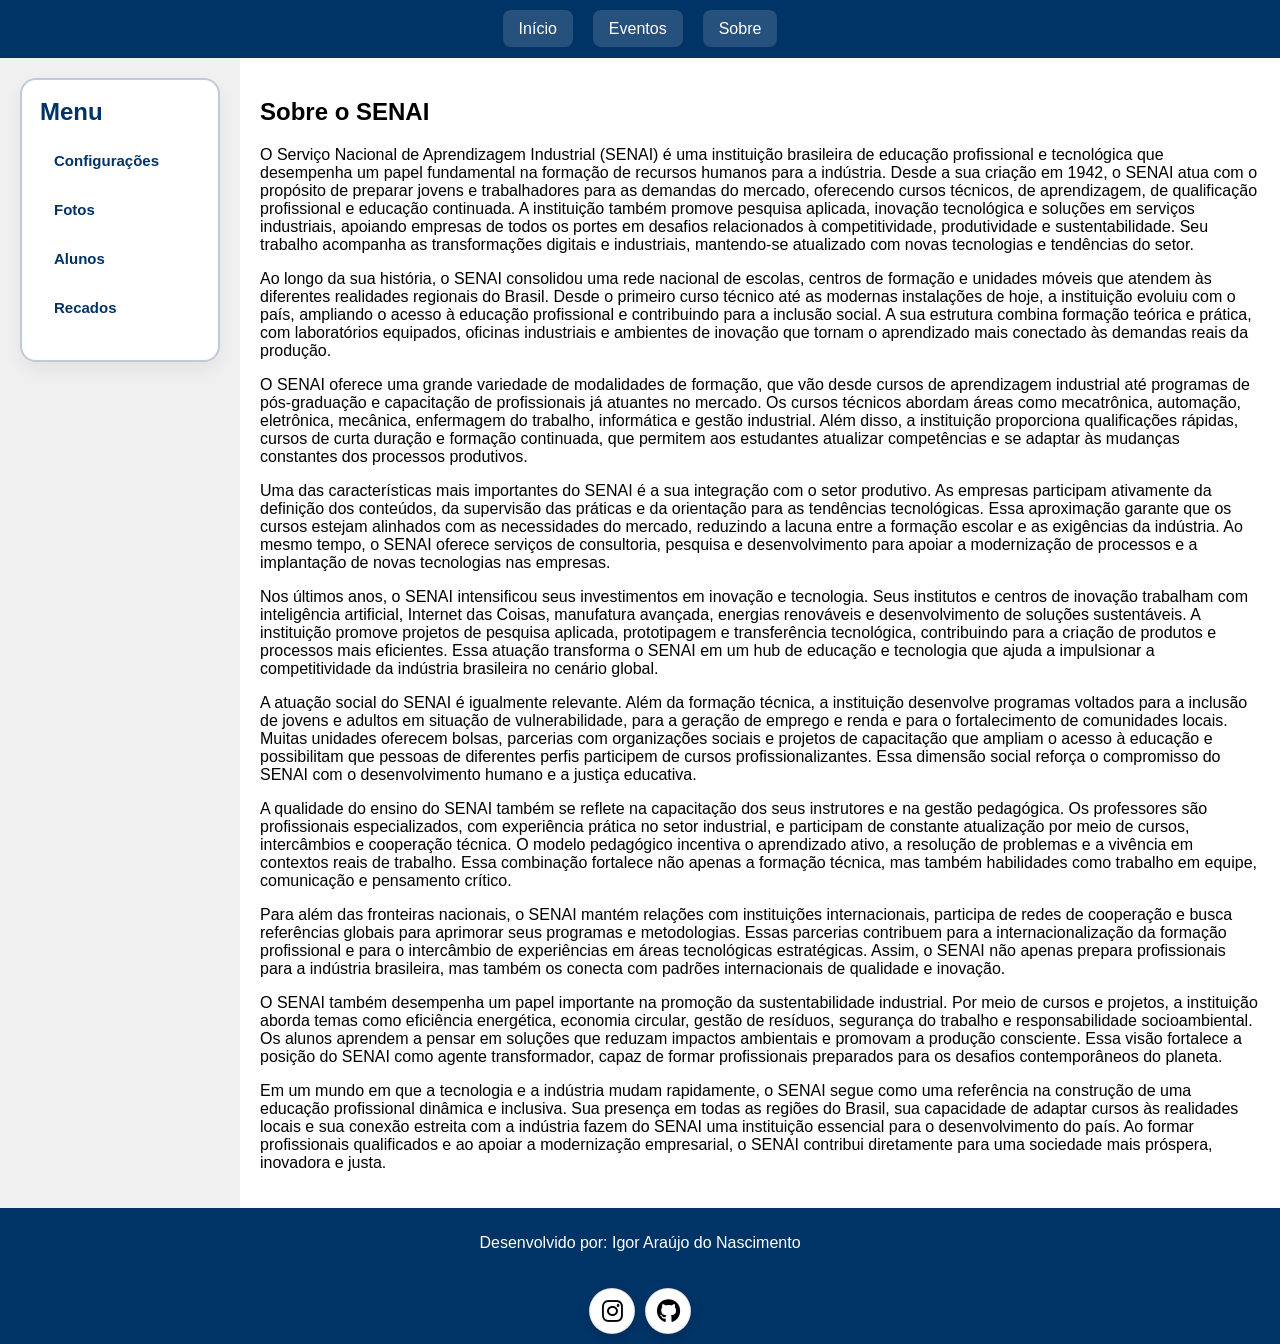
<file: index.html>
<!DOCTYPE html>
<html lang="pt-br">
<head>
    <meta charset="UTF-8">
    <meta name="viewport" content="width=device-width, initial-scale=1.0">
    <title>Página SENAI</title>
    <link rel="stylesheet" href="https://cdnjs.cloudflare.com/ajax/libs/font-awesome/6.0.0-beta3/css/all.min.css">
    <link rel="stylesheet" href="style.css">
</head>
<body>
    <header>
        <nav>
            <div class="header-brand">
                <span class="sistema-text">Sist<span class="ema">ema<span class="fiep-text">FIEP</span></span></span>
            </div>
            <ul>
                <li><a href="inicio.html">Início</a></li>
                <li><a href="eventos.html">Eventos</a></li>
                <li><a href="#sobre">Sobre</a></li>
            </ul>
        </nav>
    </header>
    <div class="container">
        <aside>
            <div class="menu-box">
                <h2>Menu</h2>
                <ul>
                    <li><button type="button" onclick="window.location.href='configuracoes.html'">Configurações</button></li>
                    <li><button type="button" onclick="window.location.href='fotos.html'">Fotos</button></li>
                    <li><button type="button" onclick="window.location.href='alunos.html'">Alunos</button></li>
                    <li><button type="button" onclick="window.location.href='recados.html'">Recados</button></li>
                </ul>
            </div>
        </aside>
        <main>
            <h2>Sobre o SENAI</h2>
            <p>O Serviço Nacional de Aprendizagem Industrial (SENAI) é uma instituição brasileira de educação profissional e tecnológica que desempenha um papel fundamental na formação de recursos humanos para a indústria. Desde a sua criação em 1942, o SENAI atua com o propósito de preparar jovens e trabalhadores para as demandas do mercado, oferecendo cursos técnicos, de aprendizagem, de qualificação profissional e educação continuada. A instituição também promove pesquisa aplicada, inovação tecnológica e soluções em serviços industriais, apoiando empresas de todos os portes em desafios relacionados à competitividade, produtividade e sustentabilidade. Seu trabalho acompanha as transformações digitais e industriais, mantendo-se atualizado com novas tecnologias e tendências do setor.</p>
            <p>Ao longo da sua história, o SENAI consolidou uma rede nacional de escolas, centros de formação e unidades móveis que atendem às diferentes realidades regionais do Brasil. Desde o primeiro curso técnico até as modernas instalações de hoje, a instituição evoluiu com o país, ampliando o acesso à educação profissional e contribuindo para a inclusão social. A sua estrutura combina formação teórica e prática, com laboratórios equipados, oficinas industriais e ambientes de inovação que tornam o aprendizado mais conectado às demandas reais da produção.</p>
            <p>O SENAI oferece uma grande variedade de modalidades de formação, que vão desde cursos de aprendizagem industrial até programas de pós-graduação e capacitação de profissionais já atuantes no mercado. Os cursos técnicos abordam áreas como mecatrônica, automação, eletrônica, mecânica, enfermagem do trabalho, informática e gestão industrial. Além disso, a instituição proporciona qualificações rápidas, cursos de curta duração e formação continuada, que permitem aos estudantes atualizar competências e se adaptar às mudanças constantes dos processos produtivos.</p>
            <p>Uma das características mais importantes do SENAI é a sua integração com o setor produtivo. As empresas participam ativamente da definição dos conteúdos, da supervisão das práticas e da orientação para as tendências tecnológicas. Essa aproximação garante que os cursos estejam alinhados com as necessidades do mercado, reduzindo a lacuna entre a formação escolar e as exigências da indústria. Ao mesmo tempo, o SENAI oferece serviços de consultoria, pesquisa e desenvolvimento para apoiar a modernização de processos e a implantação de novas tecnologias nas empresas.</p>
            <p>Nos últimos anos, o SENAI intensificou seus investimentos em inovação e tecnologia. Seus institutos e centros de inovação trabalham com inteligência artificial, Internet das Coisas, manufatura avançada, energias renováveis e desenvolvimento de soluções sustentáveis. A instituição promove projetos de pesquisa aplicada, prototipagem e transferência tecnológica, contribuindo para a criação de produtos e processos mais eficientes. Essa atuação transforma o SENAI em um hub de educação e tecnologia que ajuda a impulsionar a competitividade da indústria brasileira no cenário global.</p>
            <p>A atuação social do SENAI é igualmente relevante. Além da formação técnica, a instituição desenvolve programas voltados para a inclusão de jovens e adultos em situação de vulnerabilidade, para a geração de emprego e renda e para o fortalecimento de comunidades locais. Muitas unidades oferecem bolsas, parcerias com organizações sociais e projetos de capacitação que ampliam o acesso à educação e possibilitam que pessoas de diferentes perfis participem de cursos profissionalizantes. Essa dimensão social reforça o compromisso do SENAI com o desenvolvimento humano e a justiça educativa.</p>
            <p>A qualidade do ensino do SENAI também se reflete na capacitação dos seus instrutores e na gestão pedagógica. Os professores são profissionais especializados, com experiência prática no setor industrial, e participam de constante atualização por meio de cursos, intercâmbios e cooperação técnica. O modelo pedagógico incentiva o aprendizado ativo, a resolução de problemas e a vivência em contextos reais de trabalho. Essa combinação fortalece não apenas a formação técnica, mas também habilidades como trabalho em equipe, comunicação e pensamento crítico.</p>
            <p>Para além das fronteiras nacionais, o SENAI mantém relações com instituições internacionais, participa de redes de cooperação e busca referências globais para aprimorar seus programas e metodologias. Essas parcerias contribuem para a internacionalização da formação profissional e para o intercâmbio de experiências em áreas tecnológicas estratégicas. Assim, o SENAI não apenas prepara profissionais para a indústria brasileira, mas também os conecta com padrões internacionais de qualidade e inovação.</p>
            <p>O SENAI também desempenha um papel importante na promoção da sustentabilidade industrial. Por meio de cursos e projetos, a instituição aborda temas como eficiência energética, economia circular, gestão de resíduos, segurança do trabalho e responsabilidade socioambiental. Os alunos aprendem a pensar em soluções que reduzam impactos ambientais e promovam a produção consciente. Essa visão fortalece a posição do SENAI como agente transformador, capaz de formar profissionais preparados para os desafios contemporâneos do planeta.</p>
            <p>Em um mundo em que a tecnologia e a indústria mudam rapidamente, o SENAI segue como uma referência na construção de uma educação profissional dinâmica e inclusiva. Sua presença em todas as regiões do Brasil, sua capacidade de adaptar cursos às realidades locais e sua conexão estreita com a indústria fazem do SENAI uma instituição essencial para o desenvolvimento do país. Ao formar profissionais qualificados e ao apoiar a modernização empresarial, o SENAI contribui diretamente para uma sociedade mais próspera, inovadora e justa.</p>
        </main>
    </div>
    <footer>
        <p>Desenvolvido por: Igor Araújo do Nascimento</p>
        <div class="social-links">
            <a href="https://www.instagram.com/" class="fab fa-instagram" target="_blank" rel="noopener"></a>
            <a href="https://github.com/" class="fab fa-github" target="_blank" rel="noopener"></a>
        </div>
    </footer>
</body>
</html>
</file>
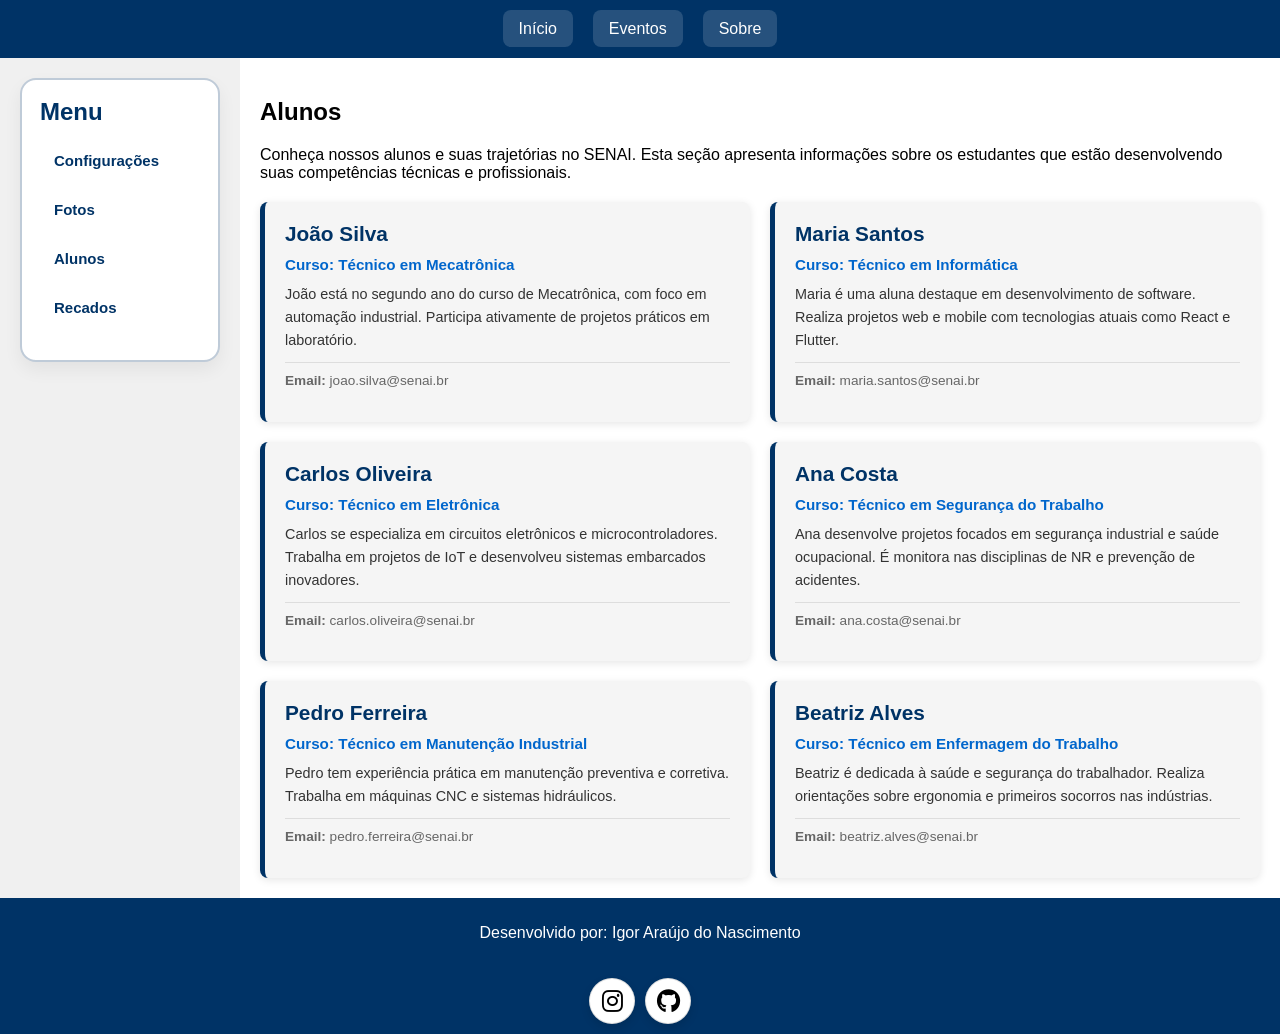
<file: alunos.html>
<!DOCTYPE html>
<html lang="pt-br">
<head>
    <meta charset="UTF-8">
    <meta name="viewport" content="width=device-width, initial-scale=1.0">
    <title>Alunos - SENAI</title>
    <link rel="stylesheet" href="https://cdnjs.cloudflare.com/ajax/libs/font-awesome/6.0.0-beta3/css/all.min.css">
    <link rel="stylesheet" href="style.css">
</head>
<body>
    <header>
        <nav>
            <div class="header-brand">
                <span class="sistema-text">Sistema</span>
                <span class="fiep-text">Fiep</span>
            </div>
            <ul>
                <li><a href="inicio.html">Início</a></li>
                <li><a href="eventos.html">Eventos</a></li>
                <li><a href="index.html#sobre">Sobre</a></li>
            </ul>
        </nav>
    </header>
    <div class="container">
        <aside>
            <div class="menu-box">
                <h2>Menu</h2>
                <ul>
                    <li><button type="button" onclick="window.location.href='configuracoes.html'">Configurações</button></li>
                    <li><button type="button" onclick="window.location.href='fotos.html'">Fotos</button></li>
                    <li><button type="button" onclick="window.location.href='alunos.html'">Alunos</button></li>
                    <li><button type="button" onclick="window.location.href='recados.html'">Recados</button></li>
                </ul>
            </div>
        </aside>
        <main>
            <h2>Alunos</h2>
            <p>Conheça nossos alunos e suas trajetórias no SENAI. Esta seção apresenta informações sobre os estudantes que estão desenvolvendo suas competências técnicas e profissionais.</p>
            
            <section class="alunos-container">
                <div class="aluno-card">
                    <div class="aluno-info">
                        <h3>João Silva</h3>
                        <p class="curso">Curso: Técnico em Mecatrônica</p>
                        <p class="descricao">João está no segundo ano do curso de Mecatrônica, com foco em automação industrial. Participa ativamente de projetos práticos em laboratório.</p>
                        <p class="contato"><strong>Email:</strong> joao.silva@senai.br</p>
                    </div>
                </div>

                <div class="aluno-card">
                    <div class="aluno-info">
                        <h3>Maria Santos</h3>
                        <p class="curso">Curso: Técnico em Informática</p>
                        <p class="descricao">Maria é uma aluna destaque em desenvolvimento de software. Realiza projetos web e mobile com tecnologias atuais como React e Flutter.</p>
                        <p class="contato"><strong>Email:</strong> maria.santos@senai.br</p>
                    </div>
                </div>

                <div class="aluno-card">
                    <div class="aluno-info">
                        <h3>Carlos Oliveira</h3>
                        <p class="curso">Curso: Técnico em Eletrônica</p>
                        <p class="descricao">Carlos se especializa em circuitos eletrônicos e microcontroladores. Trabalha em projetos de IoT e desenvolveu sistemas embarcados inovadores.</p>
                        <p class="contato"><strong>Email:</strong> carlos.oliveira@senai.br</p>
                    </div>
                </div>

                <div class="aluno-card">
                    <div class="aluno-info">
                        <h3>Ana Costa</h3>
                        <p class="curso">Curso: Técnico em Segurança do Trabalho</p>
                        <p class="descricao">Ana desenvolve projetos focados em segurança industrial e saúde ocupacional. É monitora nas disciplinas de NR e prevenção de acidentes.</p>
                        <p class="contato"><strong>Email:</strong> ana.costa@senai.br</p>
                    </div>
                </div>

                <div class="aluno-card">
                    <div class="aluno-info">
                        <h3>Pedro Ferreira</h3>
                        <p class="curso">Curso: Técnico em Manutenção Industrial</p>
                        <p class="descricao">Pedro tem experiência prática em manutenção preventiva e corretiva. Trabalha em máquinas CNC e sistemas hidráulicos.</p>
                        <p class="contato"><strong>Email:</strong> pedro.ferreira@senai.br</p>
                    </div>
                </div>

                <div class="aluno-card">
                    <div class="aluno-info">
                        <h3>Beatriz Alves</h3>
                        <p class="curso">Curso: Técnico em Enfermagem do Trabalho</p>
                        <p class="descricao">Beatriz é dedicada à saúde e segurança do trabalhador. Realiza orientações sobre ergonomia e primeiros socorros nas indústrias.</p>
                        <p class="contato"><strong>Email:</strong> beatriz.alves@senai.br</p>
                    </div>
                </div>
            </section>
        </main>
    </div>

    <style>
        .alunos-container {
            display: grid;
            grid-template-columns: repeat(auto-fill, minmax(350px, 1fr));
            gap: 20px;
            margin-top: 20px;
        }

        .aluno-card {
            background-color: #f5f5f5;
            border-left: 5px solid #003366;
            border-radius: 8px;
            overflow: hidden;
            box-shadow: 0 2px 8px rgba(0, 0, 0, 0.1);
            transition: transform 0.3s, box-shadow 0.3s;
        }

        .aluno-card:hover {
            transform: translateY(-5px);
            box-shadow: 0 4px 12px rgba(0, 0, 0, 0.15);
        }

        .aluno-info {
            padding: 20px;
        }

        .aluno-card h3 {
            color: #003366;
            margin: 0 0 10px 0;
            font-size: 1.3em;
        }

        .aluno-card .curso {
            color: #0066cc;
            font-weight: bold;
            margin: 5px 0;
            font-size: 0.95em;
        }

        .aluno-card .descricao {
            color: #333;
            line-height: 1.6;
            margin: 10px 0;
            font-size: 0.9em;
        }

        .aluno-card .contato {
            color: #666;
            font-size: 0.85em;
            margin-top: 10px;
            padding-top: 10px;
            border-top: 1px solid #ddd;
        }

        @media (max-width: 768px) {
            .alunos-container {
                grid-template-columns: 1fr;
            }
        }
    </style>
    <footer>
        <p>Desenvolvido por: Igor Araújo do Nascimento</p>
        <div class="social-links">
            <a href="https://www.instagram.com/" class="fab fa-instagram" target="_blank" rel="noopener"></a>
            <a href="https://github.com/" class="fab fa-github" target="_blank" rel="noopener"></a>
        </div>
    </footer>
</body>
</html>
</file>
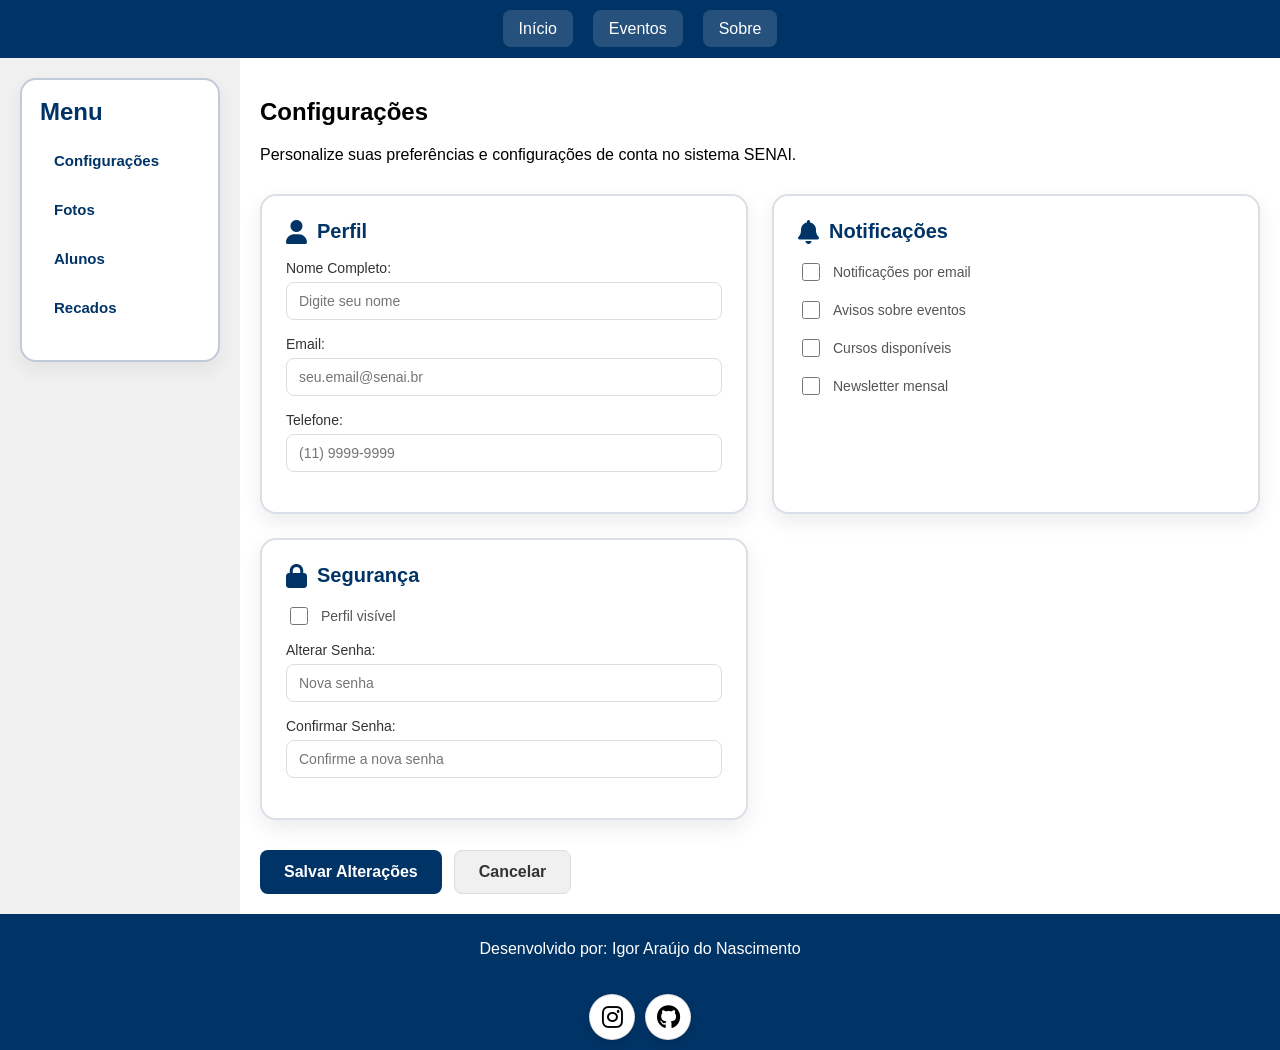
<file: configuracoes.html>
<!DOCTYPE html>
<html lang="pt-br">
<head>
    <meta charset="UTF-8">
    <meta name="viewport" content="width=device-width, initial-scale=1.0">
    <title>Configurações - SENAI</title>
    <link rel="stylesheet" href="https://cdnjs.cloudflare.com/ajax/libs/font-awesome/6.0.0-beta3/css/all.min.css">
    <link rel="stylesheet" href="style.css">
</head>
<body>
    <header>
        <nav>
            <div class="header-brand">
                <span class="sistema-text">Sistema</span>
                <span class="fiep-text">Fiep</span>
            </div>
            <ul>
                <li><a href="inicio.html">Início</a></li>
                <li><a href="eventos.html">Eventos</a></li>
                <li><a href="index.html#sobre">Sobre</a></li>
            </ul>
        </nav>
    </header>
    <div class="container">
        <aside>
            <div class="menu-box">
                <h2>Menu</h2>
                <ul>
                    <li><button type="button" onclick="window.location.href='configuracoes.html'">Configurações</button></li>
                    <li><button type="button" onclick="window.location.href='fotos.html'">Fotos</button></li>
                    <li><button type="button" onclick="window.location.href='alunos.html'">Alunos</button></li>
                    <li><button type="button" onclick="window.location.href='recados.html'">Recados</button></li>
                </ul>
            </div>
        </aside>
        <main>
            <h2>Configurações</h2>
            <p>Personalize suas preferências e configurações de conta no sistema SENAI.</p>
            
            <div class="settings-grid">
                <section class="settings-card">
                    <h3><i class="fas fa-user"></i> Perfil</h3>
                    <div class="settings-item">
                        <label for="nome">Nome Completo:</label>
                        <input type="text" id="nome" placeholder="Digite seu nome" value="">
                    </div>
                    <div class="settings-item">
                        <label for="email">Email:</label>
                        <input type="email" id="email" placeholder="seu.email@senai.br" value="">
                    </div>
                    <div class="settings-item">
                        <label for="telefone">Telefone:</label>
                        <input type="tel" id="telefone" placeholder="(11) 9999-9999" value="">
                    </div>
                </section>

                <section class="settings-card">
                    <h3><i class="fas fa-bell"></i> Notificações</h3>
                    <div class="settings-checkbox">
                        <input type="checkbox" id="notif-email">
                        <label for="notif-email">Notificações por email</label>
                    </div>
                    <div class="settings-checkbox">
                        <input type="checkbox" id="notif-eventos">
                        <label for="notif-eventos">Avisos sobre eventos</label>
                    </div>
                    <div class="settings-checkbox">
                        <input type="checkbox" id="notif-cursos">
                        <label for="notif-cursos">Cursos disponíveis</label>
                    </div>
                    <div class="settings-checkbox">
                        <input type="checkbox" id="notif-newsletter">
                        <label for="notif-newsletter">Newsletter mensal</label>
                    </div>
                </section>

                <section class="settings-card">
                    <h3><i class="fas fa-lock"></i> Segurança</h3>
                    <div class="settings-checkbox">
                        <input type="checkbox" id="privac-perfil">
                        <label for="privac-perfil">Perfil visível</label>
                    </div>
                    <div class="settings-item">
                        <label for="senha">Alterar Senha:</label>
                        <input type="password" id="senha" placeholder="Nova senha">
                    </div>
                    <div class="settings-item">
                        <label for="confirmSenha">Confirmar Senha:</label>
                        <input type="password" id="confirmSenha" placeholder="Confirme a nova senha">
                    </div>
                </section>
            </div>

            <div class="settings-actions">
                <button class="btn-save">Salvar Alterações</button>
                <button class="btn-cancel">Cancelar</button>
            </div>
        </main>
    </div>
    <footer>
        <p>Desenvolvido por: Igor Araújo do Nascimento</p>
        <div class="social-links">
            <a href="https://www.instagram.com/" class="fab fa-instagram" target="_blank" rel="noopener"></a>
            <a href="https://github.com/" class="fab fa-github" target="_blank" rel="noopener"></a>
        </div>
    </footer>
</body>
</html>
</file>
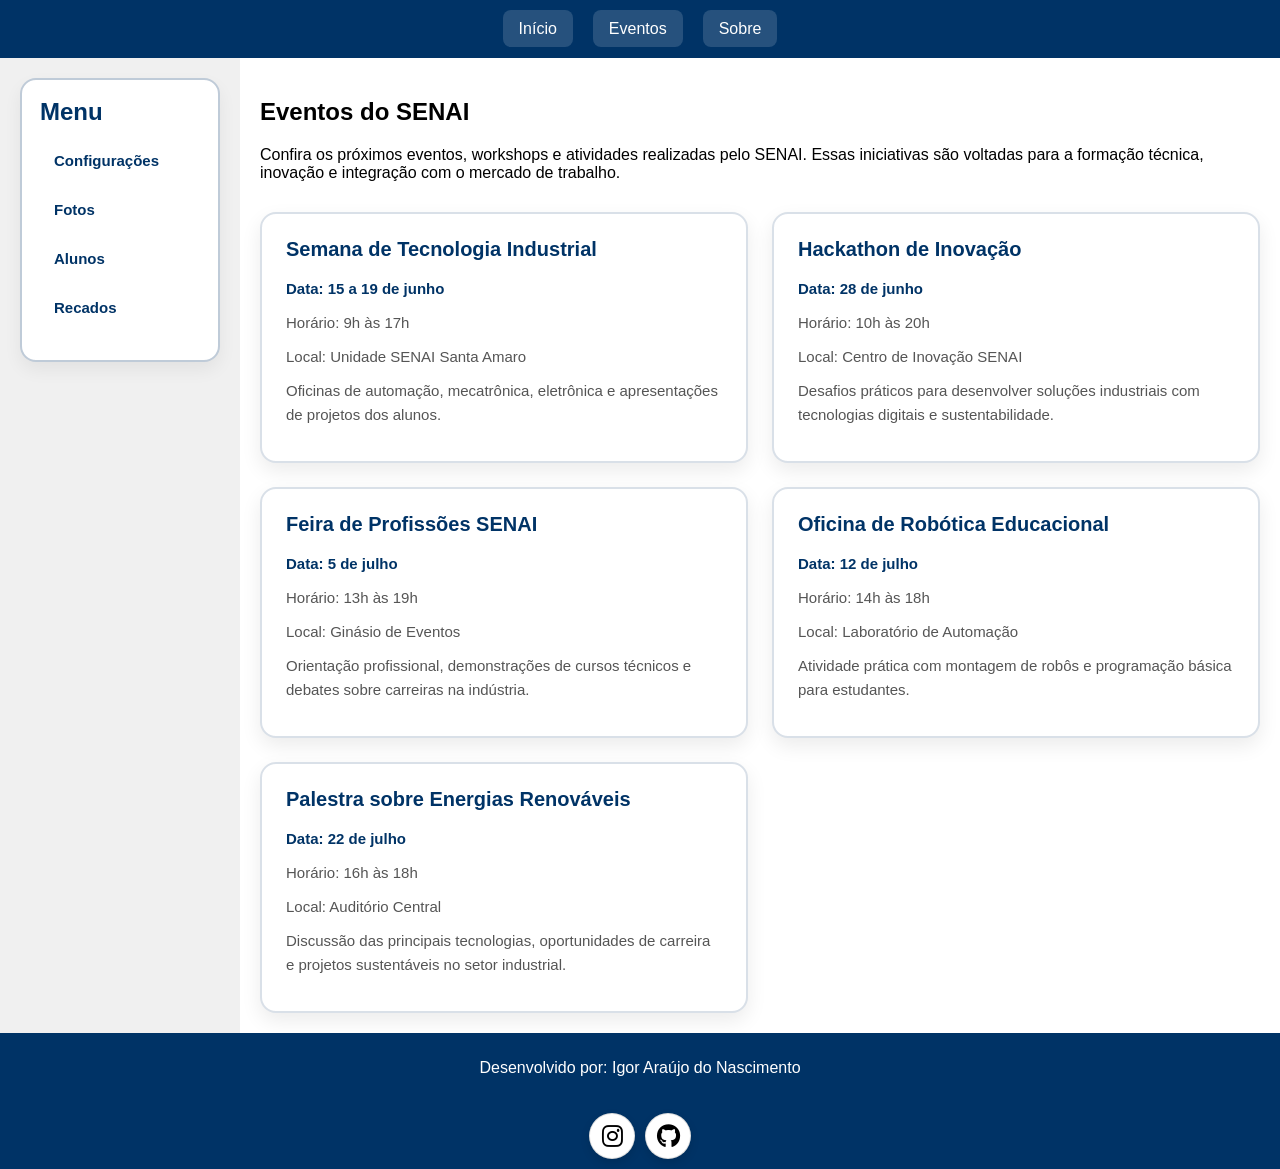
<file: eventos.html>
<!DOCTYPE html>
<html lang="pt-br">
<head>
    <meta charset="UTF-8">
    <meta name="viewport" content="width=device-width, initial-scale=1.0">
    <title>Eventos - SENAI</title>
    <link rel="stylesheet" href="https://cdnjs.cloudflare.com/ajax/libs/font-awesome/6.0.0-beta3/css/all.min.css">
    <link rel="stylesheet" href="style.css">
</head>
<body>
    <header>
        <nav>
            <div class="header-brand">
                <span class="sistema-text">Sistema</span>
                <span class="fiep-text">Fiep</span>
            </div>
            <ul>
                <li><a href="inicio.html">Início</a></li>
                <li><a href="eventos.html">Eventos</a></li>
                <li><a href="index.html#sobre">Sobre</a></li>
            </ul>
        </nav>
    </header>
    <div class="container">
        <aside>
            <div class="menu-box">
                <h2>Menu</h2>
                <ul>
                    <li><button type="button" onclick="window.location.href='configuracoes.html'">Configurações</button></li>
                    <li><button type="button" onclick="window.location.href='fotos.html'">Fotos</button></li>
                    <li><button type="button" onclick="window.location.href='alunos.html'">Alunos</button></li>
                    <li><button type="button" onclick="window.location.href='recados.html'">Recados</button></li>
                </ul>
            </div>
        </aside>
        <main>
            <h2>Eventos do SENAI</h2>
            <p>Confira os próximos eventos, workshops e atividades realizadas pelo SENAI. Essas iniciativas são voltadas para a formação técnica, inovação e integração com o mercado de trabalho.</p>
            <section class="event-list">
                <article class="event-card">
                    <h3>Semana de Tecnologia Industrial</h3>
                    <p>Data: 15 a 19 de junho</p>
                    <p>Horário: 9h às 17h</p>
                    <p>Local: Unidade SENAI Santa Amaro</p>
                    <p>Oficinas de automação, mecatrônica, eletrônica e apresentações de projetos dos alunos.</p>
                </article>
                <article class="event-card">
                    <h3>Hackathon de Inovação</h3>
                    <p>Data: 28 de junho</p>
                    <p>Horário: 10h às 20h</p>
                    <p>Local: Centro de Inovação SENAI</p>
                    <p>Desafios práticos para desenvolver soluções industriais com tecnologias digitais e sustentabilidade.</p>
                </article>
                <article class="event-card">
                    <h3>Feira de Profissões SENAI</h3>
                    <p>Data: 5 de julho</p>
                    <p>Horário: 13h às 19h</p>
                    <p>Local: Ginásio de Eventos</p>
                    <p>Orientação profissional, demonstrações de cursos técnicos e debates sobre carreiras na indústria.</p>
                </article>
                <article class="event-card">
                    <h3>Oficina de Robótica Educacional</h3>
                    <p>Data: 12 de julho</p>
                    <p>Horário: 14h às 18h</p>
                    <p>Local: Laboratório de Automação</p>
                    <p>Atividade prática com montagem de robôs e programação básica para estudantes.</p>
                </article>
                <article class="event-card">
                    <h3>Palestra sobre Energias Renováveis</h3>
                    <p>Data: 22 de julho</p>
                    <p>Horário: 16h às 18h</p>
                    <p>Local: Auditório Central</p>
                    <p>Discussão das principais tecnologias, oportunidades de carreira e projetos sustentáveis no setor industrial.</p>
                </article>
            </section>
        </main>
    </div>
    <footer>
        <p>Desenvolvido por: Igor Araújo do Nascimento</p>
        <div class="social-links">
            <a href="https://www.instagram.com/" class="fab fa-instagram" target="_blank" rel="noopener"></a>
            <a href="https://github.com/" class="fab fa-github" target="_blank" rel="noopener"></a>
        </div>
    </footer>
</body>
</html>
</file>
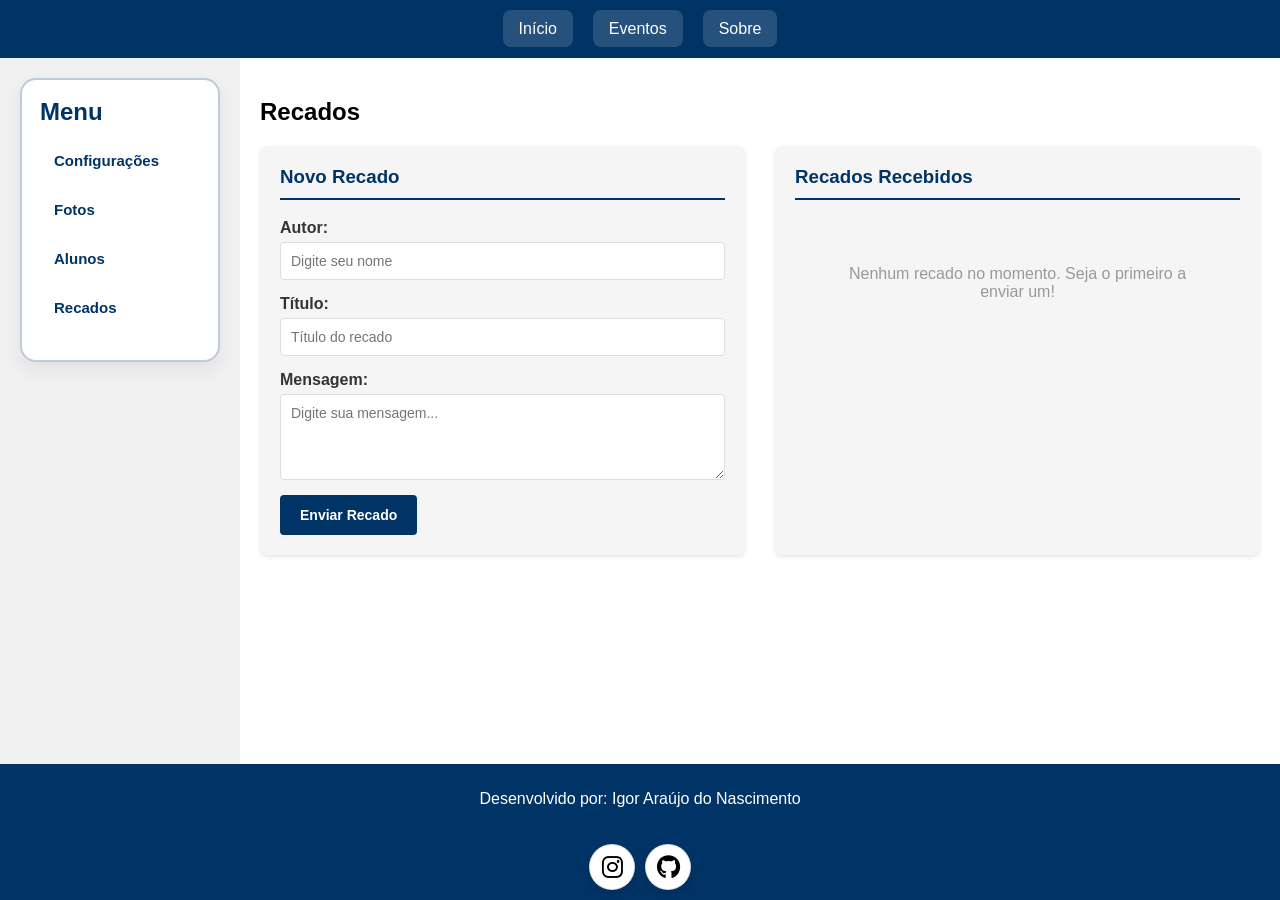
<file: recados.html>
<!DOCTYPE html>
<html lang="pt-br">
<head>
    <meta charset="UTF-8">
    <meta name="viewport" content="width=device-width, initial-scale=1.0">
    <title>Recados - SENAI</title>
    <link rel="stylesheet" href="https://cdnjs.cloudflare.com/ajax/libs/font-awesome/6.0.0-beta3/css/all.min.css">
    <link rel="stylesheet" href="style.css">
</head>
<body>
    <header>
        <nav>
            <div class="header-brand">
                <span class="sistema-text">Sistema</span>
                <span class="fiep-text">Fiep</span>
            </div>
            <ul>
                <li><a href="inicio.html">Início</a></li>
                <li><a href="eventos.html">Eventos</a></li>
                <li><a href="index.html#sobre">Sobre</a></li>
            </ul>
        </nav>
    </header>
    <div class="container">
        <aside>
            <div class="menu-box">
                <h2>Menu</h2>
                <ul>
                    <li><button type="button" onclick="window.location.href='configuracoes.html'">Configurações</button></li>
                    <li><button type="button" onclick="window.location.href='fotos.html'">Fotos</button></li>
                    <li><button type="button" onclick="window.location.href='alunos.html'">Alunos</button></li>
                    <li><button type="button" onclick="window.location.href='recados.html'">Recados</button></li>
                </ul>
            </div>
        </aside>
        <main>
            <h2>Recados</h2>
            <div class="recados-container">
                <section class="recados-form">
                    <h3>Novo Recado</h3>
                    <form id="formRecado">
                        <div class="form-group">
                            <label for="autor">Autor:</label>
                            <input type="text" id="autor" name="autor" placeholder="Digite seu nome" required>
                        </div>
                        <div class="form-group">
                            <label for="titulo">Título:</label>
                            <input type="text" id="titulo" name="titulo" placeholder="Título do recado" required>
                        </div>
                        <div class="form-group">
                            <label for="mensagem">Mensagem:</label>
                            <textarea id="mensagem" name="mensagem" rows="4" placeholder="Digite sua mensagem..." required></textarea>
                        </div>
                        <button type="submit" class="btn-submit">Enviar Recado</button>
                    </form>
                </section>

                <section class="recados-list">
                    <h3>Recados Recebidos</h3>
                    <div id="listaRecados" class="lista-vazia">
                        <p>Nenhum recado no momento. Seja o primeiro a enviar um!</p>
                    </div>
                </section>
            </div>
        </main>
    </div>

    <style>
        .recados-container {
            display: grid;
            grid-template-columns: 1fr 1fr;
            gap: 30px;
            margin-top: 20px;
        }

        .recados-form {
            background-color: #f5f5f5;
            padding: 20px;
            border-radius: 8px;
            box-shadow: 0 2px 4px rgba(0, 0, 0, 0.1);
        }

        .recados-form h3 {
            color: #003366;
            margin-top: 0;
            border-bottom: 2px solid #003366;
            padding-bottom: 10px;
        }

        .form-group {
            margin-bottom: 15px;
            display: flex;
            flex-direction: column;
        }

        .form-group label {
            font-weight: bold;
            color: #333;
            margin-bottom: 5px;
        }

        .form-group input,
        .form-group textarea {
            padding: 10px;
            border: 1px solid #ddd;
            border-radius: 4px;
            font-family: Arial, sans-serif;
            font-size: 14px;
        }

        .form-group input:focus,
        .form-group textarea:focus {
            outline: none;
            border-color: #003366;
            box-shadow: 0 0 5px rgba(0, 51, 102, 0.3);
        }

        .btn-submit {
            background-color: #003366;
            color: white;
            border: none;
            padding: 12px 20px;
            border-radius: 4px;
            cursor: pointer;
            font-size: 14px;
            font-weight: bold;
            transition: background-color 0.3s;
        }

        .btn-submit:hover {
            background-color: #002147;
        }

        .recados-list {
            background-color: #f5f5f5;
            padding: 20px;
            border-radius: 8px;
            box-shadow: 0 2px 4px rgba(0, 0, 0, 0.1);
        }

        .recados-list h3 {
            color: #003366;
            margin-top: 0;
            border-bottom: 2px solid #003366;
            padding-bottom: 10px;
        }

        .carta-recado {
            background-color: white;
            border-left: 4px solid #003366;
            padding: 15px;
            margin-bottom: 15px;
            border-radius: 4px;
            box-shadow: 0 1px 3px rgba(0, 0, 0, 0.1);
        }

        .carta-recado h4 {
            color: #003366;
            margin: 0 0 5px 0;
        }

        .carta-recado .autor {
            color: #666;
            font-size: 12px;
            margin-bottom: 10px;
        }

        .carta-recado .mensagem {
            color: #333;
            line-height: 1.5;
            margin-bottom: 10px;
        }

        .carta-recado .data {
            color: #999;
            font-size: 11px;
            text-align: right;
        }

        .lista-vazia {
            padding: 30px;
            text-align: center;
            color: #999;
        }

        @media (max-width: 768px) {
            .recados-container {
                grid-template-columns: 1fr;
            }
        }
    </style>
    <footer>
        <p>Desenvolvido por: Igor Araújo do Nascimento</p>
        <div class="social-links">
            <a href="https://www.instagram.com/" class="fab fa-instagram" target="_blank" rel="noopener"></a>
            <a href="https://github.com/" class="fab fa-github" target="_blank" rel="noopener"></a>
        </div>
    </footer>
</body>
</html>
</file>
<file: style.css>
body {
    font-family: Arial, sans-serif;
    margin: 0;
    padding: 0;
    display: flex;
    flex-direction: column;
    min-height: 100vh;
}

@import url('https://fonts.googleapis.com/css2?family=Merriweather:wght@900&display=swap');

header {
    background-color: #003366;
    color: white;
    padding: 20px 20px;
    display: flex;
    justify-content: center;
    align-items: center;
}

header nav {
    width: 100%;
    max-width: 1100px;
    display: flex;
    justify-content: center;
    align-items: center;
    gap: 20px;
    position: relative;
}

.header-brand {
    display: flex;
    flex-direction: column;
    line-height: 1.2;
    position: absolute;
    left: -380px;
    font-family: 'Merriweather', serif;
    font-weight: 900;
    font-style: italic;
    color: #ffffff;
    text-shadow: 0 2px 8px rgba(0, 0, 0, 0.3);
}

.sistema-text {
    font-size: 0.55rem;
    letter-spacing: 0.12em;
    text-transform: uppercase;
    opacity: 1;
    font-weight: 900;
}

.fiep-text {
    font-size: 0.95rem;
    font-weight: 900;
    letter-spacing: 0.15em;
    text-transform: uppercase;
    opacity: 1;
}

/* Posiciona o texto FIEP menor abaixo da parte "ema" de "Sistema" */
.header-brand .ema {
    position: relative;
    display: inline-block;
}

.header-brand .ema .fiep-text {
    position: absolute;
    top: 100%;
    left: 0;
    transform: translateY(6px);
    font-size: 0.6rem;
    letter-spacing: 0.12em;
    text-transform: uppercase;
    font-weight: 900;
}

/* Cinco traços à direita do 'Sistema FIEP' */
.header-brand::after {
    content: "";
    position: absolute;
    left: calc(100% + 10px);
    top: 20%;
    width: 12px;
    height: 2px;
    background: #ffffff;
    border-radius: 2px;
    box-shadow: 0 6px 0 0 #ffffff, 0 12px 0 0 #ffffff, 0 18px 0 0 #ffffff, 0 24px 0 0 #ffffff;
    pointer-events: none;
}

header nav ul {
    list-style: none;
    display: flex;
    gap: 20px;
    margin: 0;
    padding: 0;
    justify-content: center;
}

header nav ul li a {
    color: white;
    text-decoration: none;
    padding: 10px 16px;
    background-color: rgba(255, 255, 255, 0.15);
    border-radius: 8px;
    transition: background-color 0.2s ease;
}

header nav ul li a:hover {
    background-color: rgba(255, 255, 255, 0.3);
}

.container {
    display: flex;
    flex: 1;
}

aside {
    width: 200px;
    background-color: #f0f0f0;
    padding: 20px;
}

.menu-box {
    background-color: #ffffff;
    border: 2px solid rgba(0, 51, 102, 0.25);
    border-radius: 16px;
    box-shadow: 0 8px 18px rgba(0, 0, 0, 0.06);
    padding: 18px;
    color: #333333;
}

.menu-box h2 {
    margin-top: 0;
    margin-bottom: 16px;
    color: #003366;
}

aside ul {
    list-style: none;
    padding: 0;
}

aside ul li {
    margin-bottom: 12px;
}

aside ul li button {
    width: 100%;
    padding: 10px 14px;
    border: none;
    border-radius: 8px;
    background-color: #ffffff;
    color: #003366;
    font-size: 15px;
    font-weight: 600;
    cursor: pointer;
    text-align: left;
    transition: background-color 0.2s ease, transform 0.2s ease, box-shadow 0.2s ease;
}

aside ul li button:hover {
    background-color: #e8f0ff;
    transform: translateX(2px);
    box-shadow: 0 4px 10px rgba(0, 0, 0, 0.08);
}

main {
    flex: 1;
    padding: 20px;
}

footer {
    background-color: #003366;
    color: white;
    text-align: center;
    padding: 10px;
    display: flex;
    flex-direction: column;
    justify-content: center;
    align-items: center;
    gap: 10px;
}

.social-links {
    display: flex;
    justify-content: center;
    gap: 10px;
    margin-top: 10px;
}

.social-links a {
    color: #000000 !important;
    font-size: 24px;
    text-decoration: none;
    background-color: #ffffff;
    width: 44px;
    height: 44px;
    display: inline-flex;
    align-items: center;
    justify-content: center;
    border-radius: 50%;
    border: 1px solid rgba(0, 0, 0, 0.12);
    box-shadow: 0 4px 10px rgba(0, 0, 0, 0.12);
    transition: background-color 0.2s ease, color 0.2s ease, transform 0.2s ease;
}

.social-links a:hover {
    background-color: #000000;
    color: #ffffff !important;
}

.fa-instagram,
.fa-github {
    color: inherit !important;
}

.inicio-page {
    display: flex;
    justify-content: center;
    align-items: center;
    padding: 20px;
}

.hero-card {
    display: grid;
    grid-template-columns: 1.2fr 1fr;
    gap: 24px;
    width: 100%;
    max-width: 1100px;
    background-color: #ffffff;
    border-radius: 24px;
    box-shadow: 0 20px 40px rgba(0, 0, 0, 0.08);
    padding: 30px;
}

.hero-content h1 {
    margin-top: 0;
    color: #003366;
}

.hero-content p {
    line-height: 1.8;
    color: #333333;
    margin-bottom: 18px;
}

.hero-image {
    display: flex;
    justify-content: center;
    align-items: center;
}

.hero-photo {
    width: 100%;
    max-width: 420px;
    min-height: 320px;
    border-radius: 24px;
    box-shadow: 0 18px 36px rgba(0, 0, 0, 0.12);
    object-fit: cover;
    background-color: #dddddd;
    display: block;
}

.photo-top {
    height: 140px;
    background: radial-gradient(circle at 30% 20%, rgba(255,255,255,0.25), transparent 45%),
                radial-gradient(circle at 70% 25%, rgba(255,255,255,0.18), transparent 40%);
}

.photo-bottom {
    padding: 18px;
    display: grid;
    gap: 14px;
    grid-template-columns: repeat(2, 1fr);
    align-items: end;
}

.worker.block {
    height: 110px;
    border-radius: 18px;
    background: linear-gradient(180deg, #f5f5f5, #dde7ef);
    box-shadow: inset 0 8px 14px rgba(0, 0, 0, 0.08);
}

.worker.block.small {
    height: 80px;
}

.machine {
    grid-column: span 2;
    height: 90px;
    border-radius: 18px;
    background: linear-gradient(180deg, #223e60, #3c6d98);
    position: relative;
}

.machine::before {
    content: "";
    position: absolute;
    left: 16px;
    top: 18px;
    width: 60px;
    height: 16px;
    background: #9cc8e1;
    border-radius: 6px;
}

.machine::after {
    content: "";
    position: absolute;
    right: 16px;
    bottom: 16px;
    width: 40px;
    height: 40px;
    background: #f5f5f5;
    border-radius: 50%;
}

.social-links {
    display: flex;
    justify-content: center;
    gap: 10px;
    margin-top: 10px;
}

.social-links a {
    color: white;
    font-size: 24px;
    text-decoration: none;
}

.fa-instagram {
    color: #E4405F !important;
}

.fa-github {
    color: #333 !important;
}

.event-list {
    display: grid;
    grid-template-columns: repeat(auto-fit, minmax(320px, 1fr));
    gap: 24px;
    margin-top: 30px;
}

.event-card {
    background-color: #ffffff;
    border: 2px solid rgba(0, 51, 102, 0.15);
    border-radius: 16px;
    box-shadow: 0 8px 20px rgba(0, 0, 0, 0.08);
    padding: 24px;
    color: #333333;
    transition: all 0.3s ease;
}

.event-card:hover {
    transform: translateY(-6px);
    box-shadow: 0 14px 30px rgba(0, 0, 0, 0.15);
    border-color: rgba(0, 51, 102, 0.3);
}

.event-card h3 {
    margin-top: 0;
    margin-bottom: 16px;
    color: #003366;
    font-size: 20px;
    font-weight: 600;
}

.event-card p {
    margin: 10px 0;
    line-height: 1.6;
    font-size: 15px;
    color: #555555;
}

.event-card p:first-of-type {
    font-weight: 600;
    color: #003366;
}

/* Estilos para Configurações */
.settings-grid {
    display: grid;
    grid-template-columns: repeat(auto-fit, minmax(320px, 1fr));
    gap: 24px;
    margin-top: 30px;
    margin-bottom: 30px;
}

.settings-card {
    background-color: #ffffff;
    border: 2px solid rgba(0, 51, 102, 0.15);
    border-radius: 16px;
    box-shadow: 0 8px 20px rgba(0, 0, 0, 0.08);
    padding: 24px;
    color: #333333;
    transition: all 0.3s ease;
}

.settings-card:hover {
    transform: translateY(-6px);
    box-shadow: 0 14px 30px rgba(0, 0, 0, 0.15);
    border-color: rgba(0, 51, 102, 0.3);
}

.settings-card h3 {
    margin-top: 0;
    margin-bottom: 16px;
    color: #003366;
    font-size: 20px;
    font-weight: 600;
    display: flex;
    align-items: center;
    gap: 10px;
}

.settings-card h3 i {
    color: #003366;
    font-size: 24px;
}

.settings-item {
    margin-bottom: 16px;
}

.settings-item label {
    display: block;
    margin-bottom: 6px;
    color: #333333;
    font-weight: 500;
    font-size: 14px;
}

.settings-item input,
.settings-item select {
    width: 100%;
    padding: 10px 12px;
    border: 1px solid #ddd;
    border-radius: 8px;
    font-size: 14px;
    color: #333333;
    box-sizing: border-box;
    transition: border-color 0.2s ease, box-shadow 0.2s ease;
}

.settings-item input:focus,
.settings-item select:focus {
    outline: none;
    border-color: #003366;
    box-shadow: 0 0 0 3px rgba(0, 51, 102, 0.1);
}

.settings-checkbox {
    margin-bottom: 14px;
    display: flex;
    align-items: center;
    gap: 10px;
}

.settings-checkbox input[type="checkbox"] {
    width: 18px;
    height: 18px;
    cursor: pointer;
    accent-color: #003366;
}

.settings-checkbox label {
    margin-bottom: 0;
    cursor: pointer;
    font-weight: 400;
    font-size: 14px;
    color: #555555;
}

.settings-actions {
    display: flex;
    gap: 12px;
    margin-top: 30px;
    justify-content: flex-start;
}

.btn-save,
.btn-cancel {
    padding: 12px 24px;
    border: none;
    border-radius: 8px;
    font-size: 16px;
    font-weight: 600;
    cursor: pointer;
    transition: all 0.2s ease;
}

.btn-save {
    background-color: #003366;
    color: white;
}

.btn-save:hover {
    background-color: #002244;
    box-shadow: 0 6px 16px rgba(0, 51, 102, 0.3);
}

.btn-cancel {
    background-color: #f0f0f0;
    color: #333333;
    border: 1px solid #ddd;
}

.btn-cancel:hover {
    background-color: #e0e0e0;
    box-shadow: 0 4px 12px rgba(0, 0, 0, 0.08);
}

/* Estilos para Galeria de Fotos */
.gallery {
    display: grid;
    grid-template-columns: repeat(auto-fill, minmax(300px, 1fr));
    gap: 24px;
    margin-top: 30px;
}

.gallery-item {
    background-color: #ffffff;
    border-radius: 12px;
    overflow: hidden;
    box-shadow: 0 8px 20px rgba(0, 0, 0, 0.08);
    transition: all 0.3s ease;
    cursor: pointer;
}

.gallery-item:hover {
    transform: translateY(-8px);
    box-shadow: 0 14px 30px rgba(0, 0, 0, 0.15);
}

.gallery-item img {
    width: 100%;
    height: 250px;
    object-fit: cover;
    display: block;
    transition: transform 0.3s ease;
}

.gallery-item:hover img {
    transform: scale(1.05);
}

.gallery-info {
    padding: 16px;
    background-color: #ffffff;
}

.gallery-info h3 {
    margin: 0 0 8px 0;
    color: #003366;
    font-size: 18px;
    font-weight: 600;
}

.gallery-info p {
    margin: 0;
    color: #666666;
    font-size: 14px;
    line-height: 1.5;
}

/* Estilos para lista de Alunos */
.student-grid {
    display: grid;
    grid-template-columns: repeat(auto-fill, minmax(240px, 1fr));
    gap: 20px;
    margin-top: 24px;
}

.student-card {
    background-color: #ffffff;
    border-radius: 12px;
    padding: 14px;
    box-shadow: 0 8px 20px rgba(0,0,0,0.08);
    text-align: left;
    transition: transform 0.2s ease, box-shadow 0.2s ease;
}

.student-card:hover {
    transform: translateY(-6px);
    box-shadow: 0 14px 30px rgba(0,0,0,0.12);
}

.student-card img {
    width: 100%;
    height: 160px;
    object-fit: cover;
    border-radius: 8px;
    display: block;
    margin-bottom: 10px;
}

.student-card h3 {
    margin: 0 0 6px 0;
    color: #003366;
    font-size: 18px;
}

.student-card p {
    margin: 4px 0;
    color: #555555;
    font-size: 14px;
}

/* Tema Escuro - Detecção Automática do Sistema */
@media (prefers-color-scheme: dark) {
    body {
        background-color: #1e1e1e;
        color: #e0e0e0;
    }

    header {
        background-color: #001a33;
        border-bottom: 1px solid #404040;
    }

    main {
        background-color: #1e1e1e;
    }

    aside {
        background-color: #2a2a2a;
    }

    .menu-box {
        background-color: #2a2a2a;
        border-color: rgba(255, 255, 255, 0.1);
    }

    .menu-box h2 {
        color: #64b5f6;
    }

    aside ul li button {
        background-color: #2a2a2a;
        color: #64b5f6;
        border: 1px solid rgba(100, 181, 246, 0.2);
    }

    aside ul li button:hover {
        background-color: #333333;
        box-shadow: 0 4px 10px rgba(100, 181, 246, 0.2);
        border-color: rgba(100, 181, 246, 0.4);
    }

    .settings-card {
        background-color: #2a2a2a;
        border-color: rgba(100, 181, 246, 0.2);
        color: #e0e0e0;
    }

    .settings-card:hover {
        box-shadow: 0 14px 30px rgba(100, 181, 246, 0.15);
        border-color: rgba(100, 181, 246, 0.3);
    }

    .settings-card h3 {
        color: #64b5f6;
    }

    .settings-card h3 i {
        color: #64b5f6;
    }

    .settings-item label {
        color: #e0e0e0;
    }

    .settings-item input,
    .settings-item select {
        background-color: #333333;
        color: #e0e0e0;
        border-color: #404040;
    }

    .settings-item input:focus,
    .settings-item select:focus {
        border-color: #64b5f6;
        box-shadow: 0 0 0 3px rgba(100, 181, 246, 0.1);
    }

    .settings-checkbox label {
        color: #b0b0b0;
    }

    .btn-save {
        background-color: #1976d2;
    }

    .btn-save:hover {
        background-color: #1565c0;
        box-shadow: 0 6px 16px rgba(25, 118, 210, 0.3);
    }

    .btn-cancel {
        background-color: #404040;
        color: #e0e0e0;
        border-color: #555555;
    }

    .btn-cancel:hover {
        background-color: #505050;
        box-shadow: 0 4px 12px rgba(0, 0, 0, 0.3);
    }

    footer {
        background-color: #001a33;
        border-top: 1px solid #404040;
    }

    .event-card {
        background-color: #2a2a2a;
        border-color: rgba(100, 181, 246, 0.2);
        color: #e0e0e0;
    }

    .event-card:hover {
        box-shadow: 0 14px 30px rgba(100, 181, 246, 0.15);
        border-color: rgba(100, 181, 246, 0.3);
    }

    .event-card h3 {
        color: #64b5f6;
    }

    .event-card p {
        color: #b0b0b0;
    }

    .event-card p:first-of-type {
        color: #64b5f6;
    }

    .gallery-item {
        background-color: #2a2a2a;
        box-shadow: 0 8px 20px rgba(0, 0, 0, 0.3);
    }

    .gallery-item:hover {
        box-shadow: 0 14px 30px rgba(100, 181, 246, 0.2);
    }

    .gallery-info {
        background-color: #2a2a2a;
    }

    .gallery-info h3 {
        color: #64b5f6;
    }

    .gallery-info p {
        color: #b0b0b0;
    }
}
</file>
